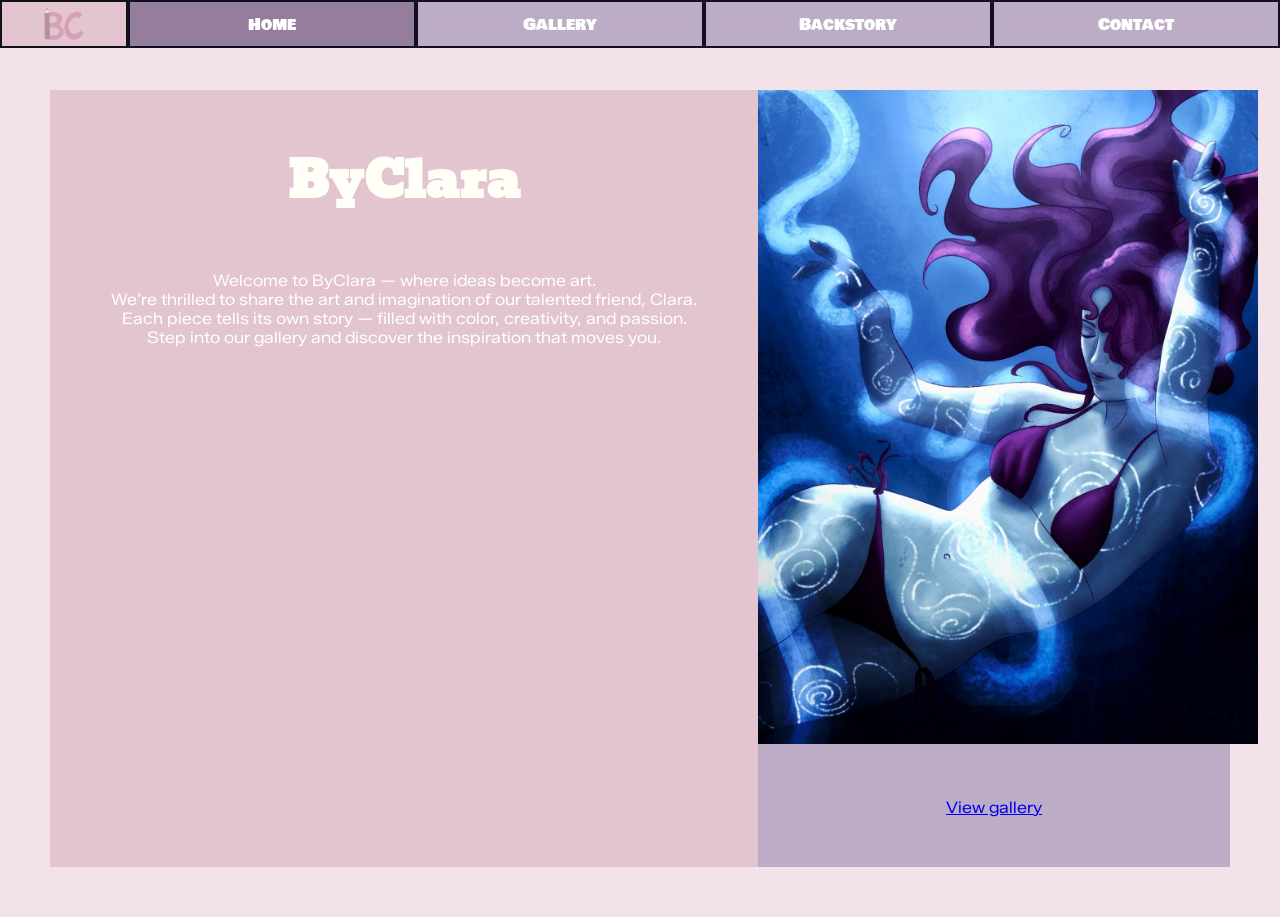
<file: index.html>
<!DOCTYPE html>
<html>

<head>
    <link
        href="https://fonts.googleapis.com/css2?family=Zalando+Sans+SemiExpanded:ital,wght@0,200..900;1,200..900&display=swap"
        rel="stylesheet">
    <link href="https://fonts.googleapis.com/css2?family=Bevan:ital@0;1&display=swap" rel="stylesheet">
    <link href="https://fonts.googleapis.com/css2?family=Bowlby+One+SC&display=swap" rel="stylesheet">
    <link rel="stylesheet" href="byclara.css">
    <title>By Clara</title>
    <link rel="icon" href="images/logo.PNG">
</head>

<body>
    <!--Dit zijn de navigatie tabs.-->
    <nav class="tabs">
        <div class="hlogo">
            <img src="images/logo.PNG" alt="Logo" height="40px">
        </div>
        <a href="index.html" class="link">
            <div class="hsblock">
                Home
            </div>
        </a>
        <a href="Gallery.html" class="link">
            <div class="hblock">
                Gallery
            </div>
        </a>
        <a href="Backstory.html" class="link">
            <div class="hblock">
                Backstory
            </div>
        </a>
        <a href="Contact.html" class="link">
            <div class="hblock">
                Contact
            </div>
        </a>


    </nav>
    <main>
        <!--Dit is de introtekst van de website.-->
        <div class="homepg">
            <div class="byclaradesc">
                <h1>ByClara</h1>
                <p>Welcome to ByClara — where ideas become art.<br>
                    We’re thrilled to share the art and imagination of our talented friend, Clara.<br>
                    Each piece tells its own story — filled with color, creativity, and passion.<br>
                    Step into our gallery and discover the inspiration that moves you.</p>
            </div>
            <!--Dit is een tekening voor de homepagina.-->
            <div class="exmplph">
                <img src="images/img20257.jpg" alt="Art" width="500">
                <p><a href="Gallery.html">View gallery</a></p>
            </div>
    </main>
</body>






</html>
</file>
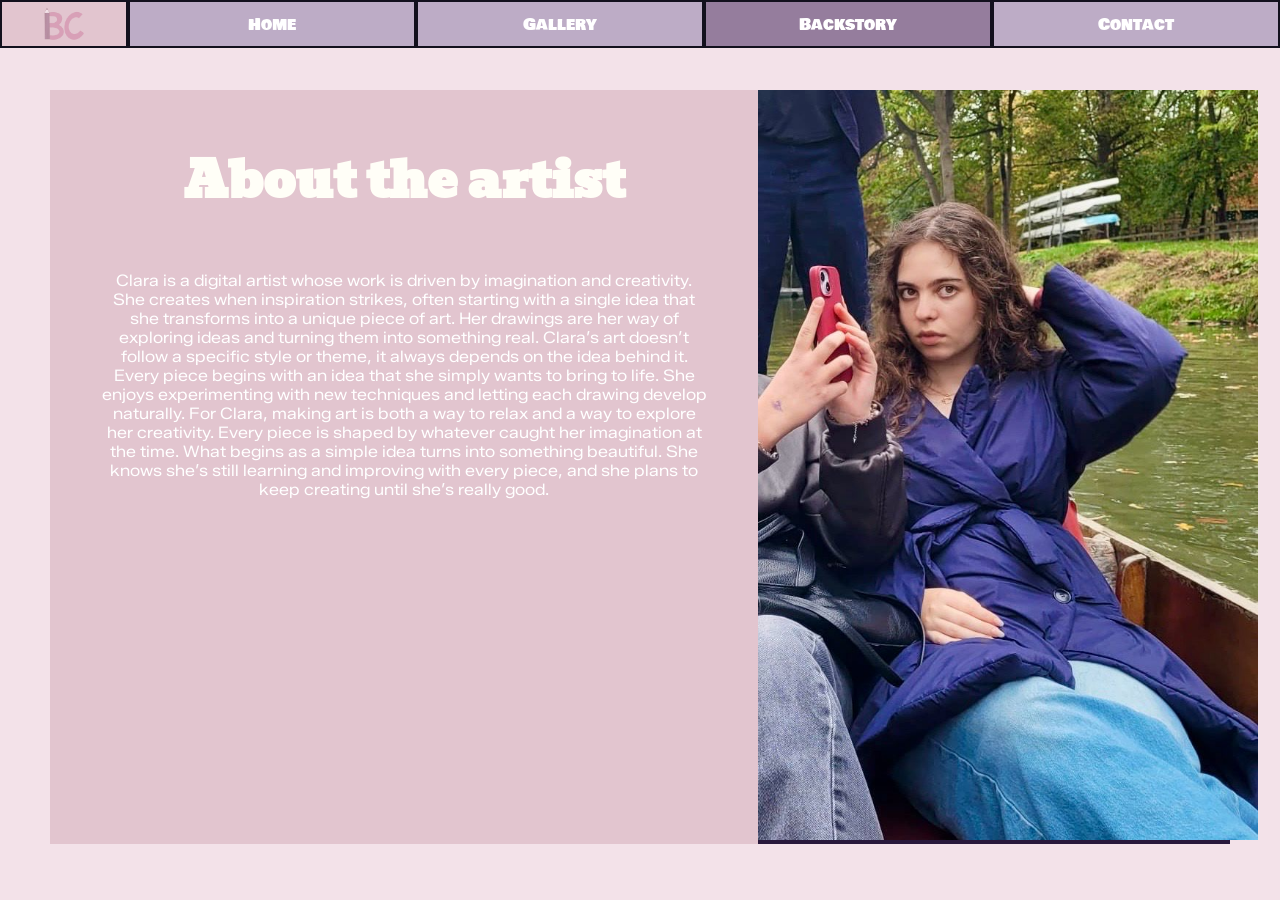
<file: Backstory.html>
<!DOCTYPE html>
<html>

<head>
    <link
        href="https://fonts.googleapis.com/css2?family=Zalando+Sans+SemiExpanded:ital,wght@0,200..900;1,200..900&display=swap"
        rel="stylesheet">
    <link href="https://fonts.googleapis.com/css2?family=Bevan:ital@0;1&display=swap" rel="stylesheet">
    <link href="https://fonts.googleapis.com/css2?family=Bowlby+One+SC&display=swap" rel="stylesheet">
    <link rel="stylesheet" href="byclara.css">
    <title>By Clara Backstory</title>
    <link rel="icon" href="images/logo.PNG">
    <meta charset="UTF-8">
</head>

<body>
    <!--Dit zijn de navigatie tabs.-->
    <nav class="tabs">
        <div class="hlogo">
            <img src="images/logo.PNG" alt="Logo" height="40px">
        </div>
        <a href="index.html" class="link">
            <div class="hblock">
                Home
            </div>
        </a>
        <a href="Gallery.html" class="link">
            <div class="hblock">
                Gallery
            </div>
        </a>
        <a href="Backstory.html" class="link">
            <div class="hsblock">
                Backstory
            </div>
        </a>
        <a href="Contact.html" class="link">
            <div class="hblock">
                Contact
            </div>
        </a>


    </nav>
    <main>
        <!--Dit is de tekst over Clara.-->
        <div class="backstorypg">
            <div class="abtart">
                <h1>About the artist</h1>
                <p>Clara is a digital artist whose work is driven by imagination and creativity. She creates
                    when inspiration strikes, often starting with a single idea that she transforms into a unique
                    piece of art. Her drawings are her way of exploring ideas and turning them into something real.
                    Clara’s art doesn’t follow a specific style or theme, it always depends on the idea behind it.
                    Every piece begins with an idea that she simply wants to bring to life. She enjoys experimenting with
                    new techniques and letting each drawing develop naturally. For Clara, making art is both a way
                    to relax and a way to explore her creativity. Every piece is shaped by whatever caught her
                    imagination at the time. What begins as a simple idea turns into something beautiful. She knows she’s
                    still learning and improving with every piece, and she plans to keep creating until she’s really
                    good.</p>

                </p>
            </div>
            <!--Dit is een foto van Clara.-->
            <div class="abtartph">
                <img src="images/ClaraFoto.JPG" alt="Clara" width="500">
            </div>
        </div>
    </main>

</body>


</html>
</file>
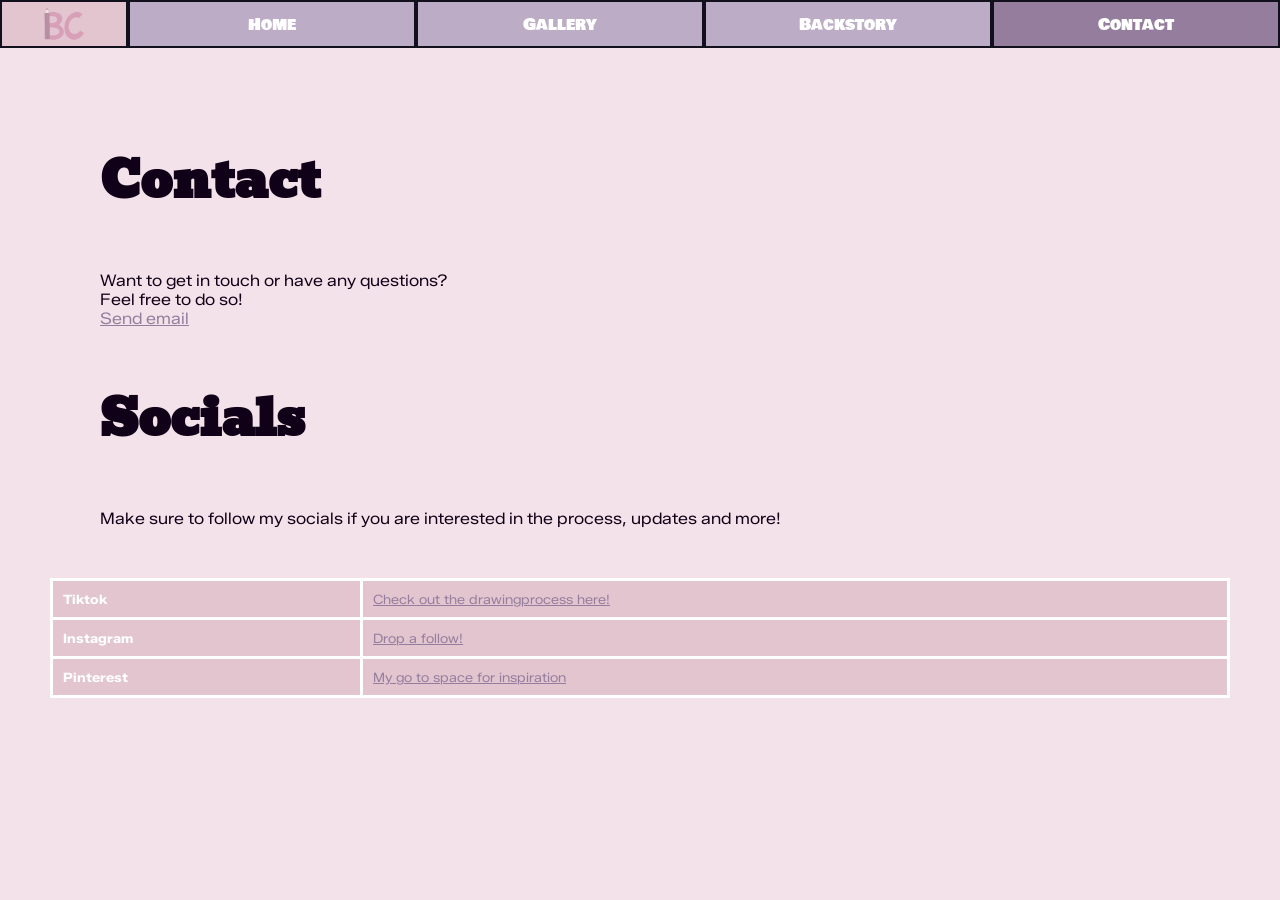
<file: Contact.html>
<!DOCTYPE html>
<html>

<head>
    <link href="https://fonts.googleapis.com/css2?family=Bevan:ital@0;1&display=swap" rel="stylesheet">
    <link
        href="https://fonts.googleapis.com/css2?family=Zalando+Sans+SemiExpanded:ital,wght@0,200..900;1,200..900&display=swap"
        rel="stylesheet">
    <link href="https://fonts.googleapis.com/css2?family=Bowlby+One+SC&display=swap" rel="stylesheet">
    <link rel="stylesheet" href="byclara.css">
    <title>By Clara contact</title>
    <link rel="icon" href="images/logo.PNG">
</head>

<body>
    <!--Dit zijn de navigatie tabs.-->
    <Nav class="tabs">
        <div class="hlogo">
            <img src="images/logo.PNG" alt="Logo" height="40px">
        </div>
        <a href="index.html" class="link">
            <div class="hblock">
                Home
            </div>
        </a>
        <a href="Gallery.html" class="link">
            <div class="hblock">
                Gallery
            </div>
        </a>
        <a href="Backstory.html" class="link">
            <div class="hblock">
                Backstory
            </div>
        </a>
        <a href="Contact.html" class="link">
            <div class="hsblock">
                Contact
            </div>
        </a>


    </Nav>
    <main>
        <h4>Contact</h4>
        <p class="ppur">Want to get in touch or have any questions? <br> Feel free to do so!
        <br>
         <a href="mailto:claracadariu@amsterdams.com" class="linkp">Send email</a>
        </p>
            <h4>Socials</h4>
            <p class="ppur">Make sure to follow my socials if you are interested in the process, updates and more!</p>
            <table>
                <tr>
                    <td class="capttbl">Tiktok</td>
                    <td>
                        <a href="https://www.tiktok.com/@pencil2545" class="linkp">Check out the drawingprocess
                            here!</a>
                    </td>
                </tr>
                <tr>
                    <td class="capttbl">Instagram</td>
                    <td>
                        <a href="https://www.instagram.com/_clara_cdr?igsh=MTk2ZnVxaG41ZmRhaQ==" class="linkp">Drop a
                            follow!</a>
                    </td>
                </tr>
                <tr>
                    <td class="capttbl">Pinterest</td>
                    <td>
                        <a href="https://pin.it/4sOIDyx5r" class="linkp">My go to space for inspiration</a>
                    </td>
                </tr>
            </table>
            <!--Shout out naar Liza & Letizia.-->
    </main>





</body>


</html>
</file>
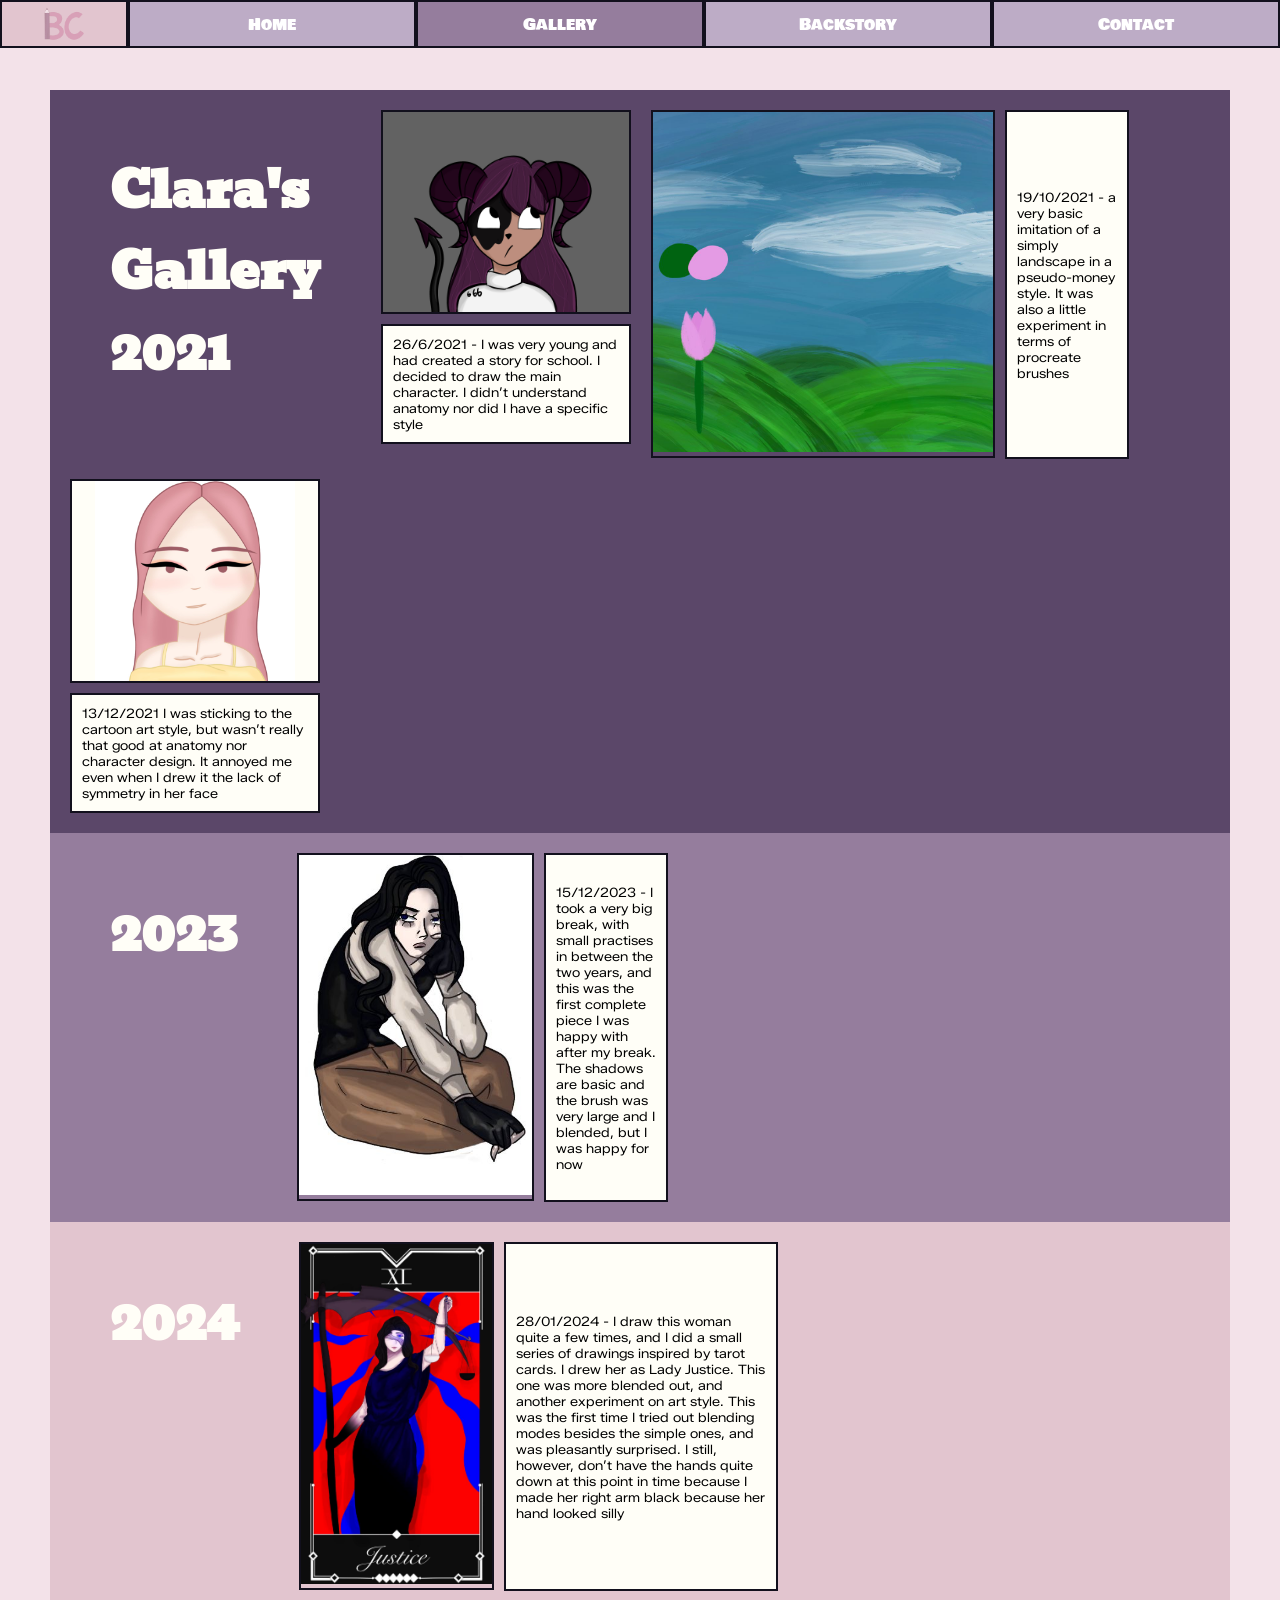
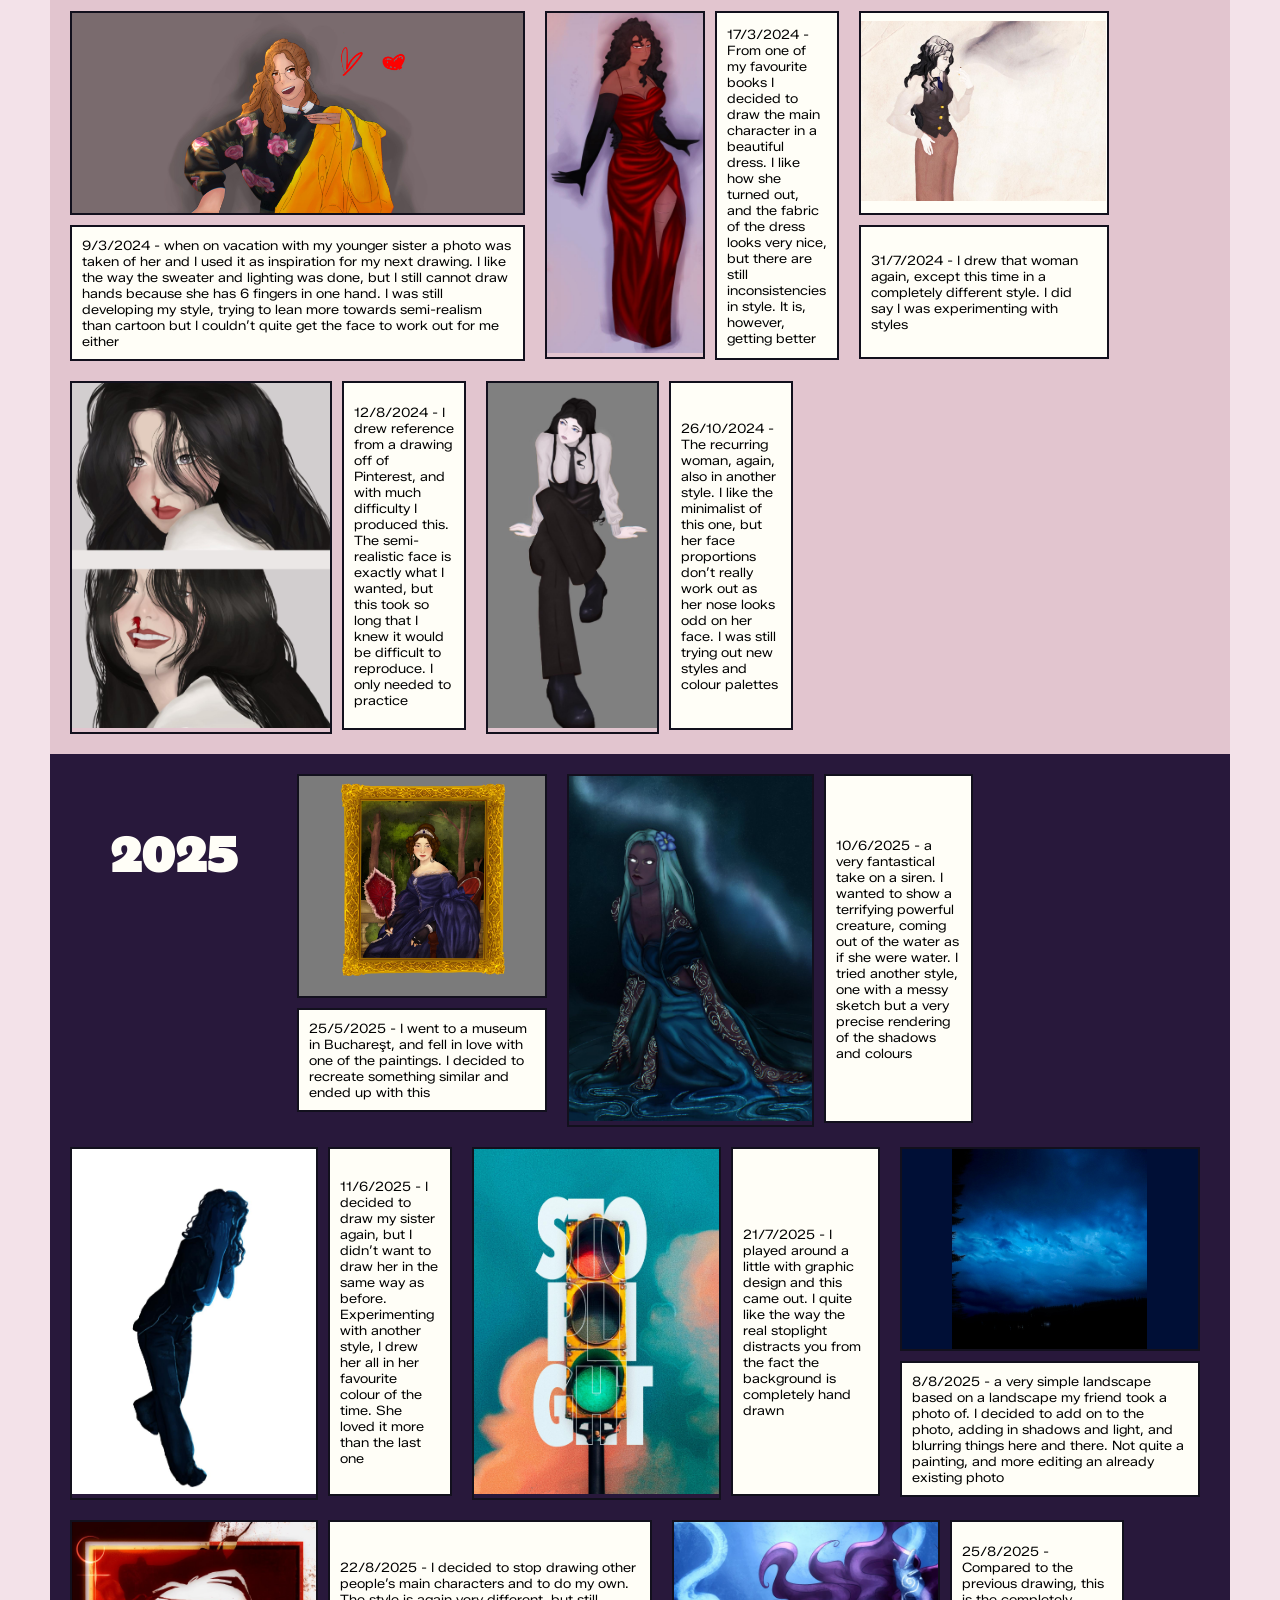
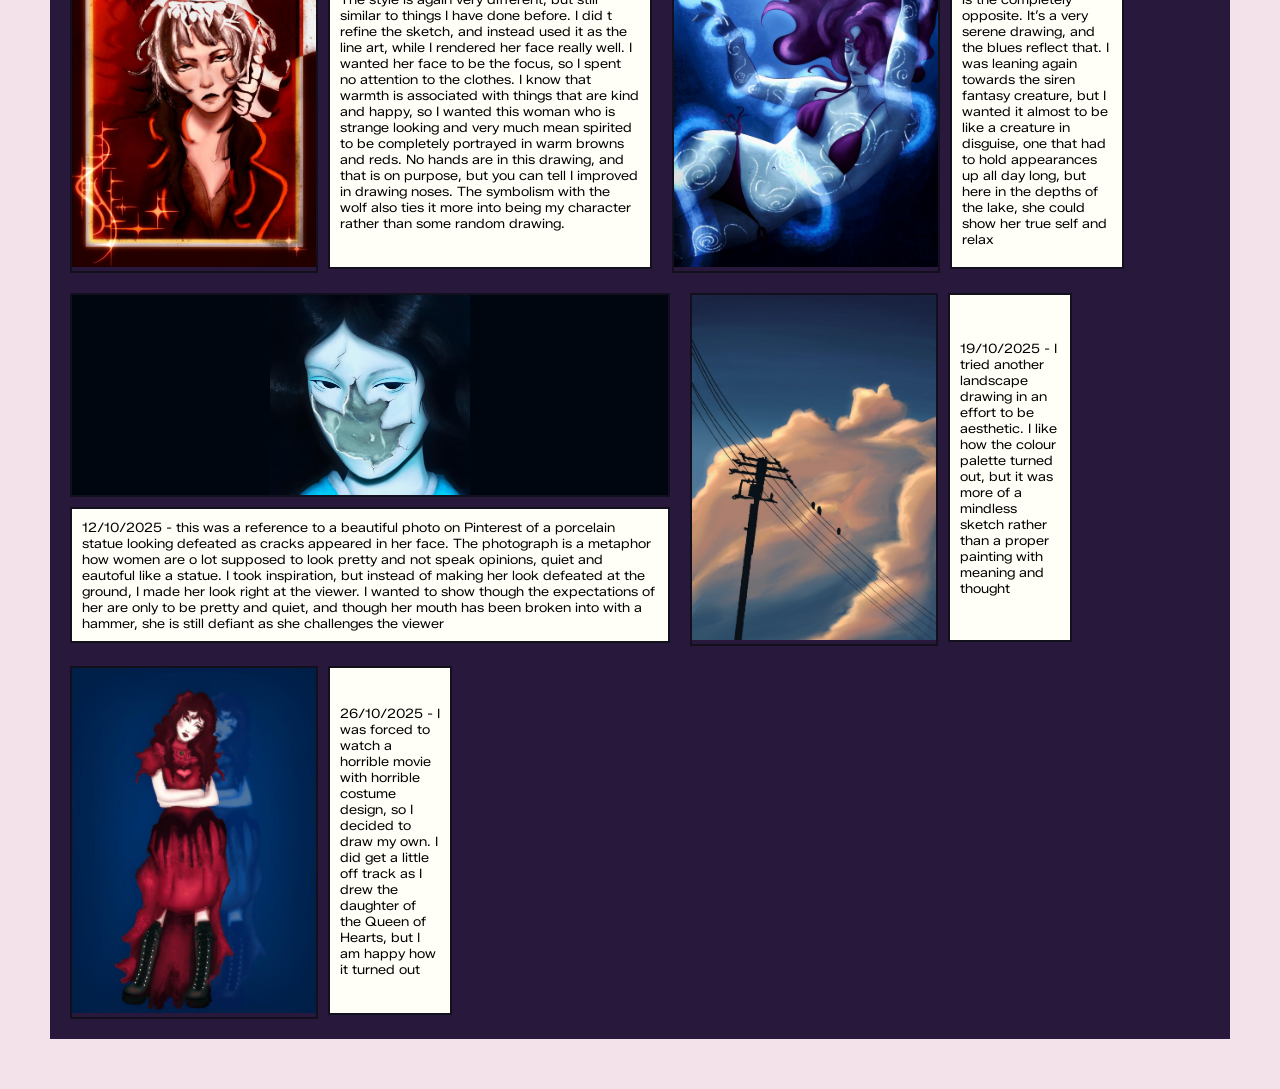
<file: Gallery.html>
<!DOCTYPE html>
<html>

<head>
    <link href="https://fonts.googleapis.com/css2?family=Bevan:ital@0;1&family=Bowlby+One+SC&display=swap"
        rel="stylesheet">
    <link
        href="https://fonts.googleapis.com/css2?family=Zalando+Sans+SemiExpanded:ital,wght@0,200..900;1,200..900&display=swap"
        rel="stylesheet">
    <link href="https://fonts.googleapis.com/css2?family=Bowlby+One+SC&display=swap" rel="stylesheet">
    <link rel="stylesheet" href="byclara.css">
    <title>By Clara gallery</title>
    <link rel="icon" href="images/logo.PNG">
</head>

<body>
    <!--Dit zijn de navigatie tabs.-->
    <nav class="tabs">
        <div class="hlogo">
            <img src="images/logo.PNG" alt="Logo" height="40px">
        </div>
        <a href="index.html" class="link">
            <div class="hblock">
                Home
            </div>
        </a>
        <a href="Gallery.html" class="link">
            <div class="hsblock">
                Gallery
            </div>
        </a>
        <a href="Backstory.html" class="link">
            <div class="hblock">
                Backstory
            </div>
        </a>
        <a href="Contact.html" class="link">
            <div class="hblock">
                Contact
            </div>
        </a>


    </nav>
    <main>

        <div class="album1">
            <h1>Clara's <br> Gallery <br> 2021 </h1>
            <div class="artcell1">



                <div class="artph1" style="background-color: #626262;">
                    <a href="images/img20211.jpg">
                        <img src="images/img20211.jpg" height="200px">
                    </a>

                </div>
                <div class="arttxt1">
                    26/6/2021 - I was very young and had created a story for school. I decided to draw the main
                    character. I didn’t understand anatomy nor did I have a specific style


                </div>
            </div>
            <div class="artcell">


                <div class="artph2">
                    <a href="images/img20212.jpg">
                        <img src="images/img20212.jpg" height="340px">
                    </a>
                </div>
                <div class="arttxt2">
                    19/10/2021 - a very basic imitation of a simply landscape in a pseudo-money style. It was also a
                    little experiment in terms of procreate brushes
                </div>

            </div>
            <div class="artcell1">



                <div class="artph1">
                    <a href="images/img20213.jpg">
                        <img src="images/img20213.jpg" height="200px">
                    </a>
                </div>
                <div class="arttxt1">
                    13/12/2021 I was sticking to the cartoon art style, but wasn’t really that good at anatomy nor
                    character design. It annoyed me even when I drew it the lack of symmetry in her face


                </div>
            </div>




        </div>
        <div class="album2">
            <h1>2023</h1>
            <div class="artcell">


                <div class="artph2">
                    <a href="images/img20231.jpg">
                        <img src="images/img20231.jpg" height="340px">
                    </a>

                </div>
                <div class="arttxt2">
                    15/12/2023 - I took a very big break, with small practises in between the two years, and this was
                    the first complete piece I was happy with after my break. The shadows are basic and the brush was
                    very large and I blended, but I was happy for now

                </div>

            </div>


        </div>
        <div class="album3">
            <h1>2024</h1>
            <div class="artcell">


                <div class="artph2">
                    <a href="images/img20241.jpg">
                        <img src="images/img20241.jpg" height="340px">
                    </a>

                </div>
                <div class="arttxt2" style="width: 250px;">
                    28/01/2024 - I draw this woman quite a few times, and I did a small series of drawings inspired by
                    tarot cards. I drew her as Lady Justice. This one was more blended out, and another experiment on
                    art style. This was the first time I tried out blending modes besides the simple ones, and was
                    pleasantly surprised. I still, however, don’t have the hands quite down at this point in time
                    because I made her right arm black because her hand looked silly
                </div>


            </div>
            <div class="artcell1" style="width: 455px;">



                <div class="artph1" style="background-color: #7a6b6e;">
                    <a href="images/img20242.jpg">
                        <img src="images/img20242.jpg" height="200px">
                    </a>

                </div>
                <div class="arttxt1">
                    9/3/2024 - when on vacation with my younger sister a photo was taken of her and I used it as
                    inspiration for my next drawing. I like the way the sweater and lighting was done, but I still
                    cannot draw hands because she has 6 fingers in one hand. I was still developing my style, trying to
                    lean more towards semi-realism than cartoon but I couldn’t quite get the face to work out for me
                    either



                </div>
            </div>
            <div class="artcell">


                <div class="artph2">
                    <a href="images/img20243.jpg">
                        <img src="images/img20243.jpg" height="340px">
                    </a>

                </div>
                <div class="arttxt2">
                    17/3/2024 - From one of my favourite books I decided to draw the main character in a beautiful
                    dress. I like how she turned out, and the fabric of the dress looks very nice, but there are still
                    inconsistencies in style. It is, however, getting better

                </div>


            </div>
            <div class="artcell1">



                <div class="artph1">
                    <a href="images/img20244.jpg">
                        <img src="images/img20244.jpg" height="180px">
                    </a>

                </div>
                <div class="arttxt1" style="height: 110px;">
                    31/7/2024 - I drew that woman again, except this time in a completely different style. I did say I
                    was experimenting with styles




                </div>
            </div>
            <div class="artcell">


                <div class="artph2">
                    <a href="images/img20245.jpg">
                        <img src="images/img20245.jpg" height="345px">
                    </a>

                </div>
                <div class="arttxt2">
                    12/8/2024 - I drew reference from a drawing off of Pinterest, and with much difficulty I produced
                    this. The semi-realistic face is exactly what I wanted, but this took so long that I knew it would
                    be difficult to reproduce. I only needed to practice

                </div>


            </div>
            <div class="artcell">



                <div class="artph2">
                    <a href="images/img20246.jpg">
                        <img src="images/img20246.jpg" height="345px">
                    </a>

                </div>
                <div class="arttxt2">
                    26/10/2024 - The recurring woman, again, also in another style. I like the minimalist of this one,
                    but her face proportions don’t really work out as her nose looks odd on her face. I was still trying
                    out new styles and colour palettes





                </div>
            </div>


        </div>
        <div class="album4">
            <h1>2025</h1>
            <div class="artcell1">



                <div class="artph1" style="height: 220px; background-color: #7b7b7b;">
                    <a href="images/img20251.jpg">
                        <img src="images/img20251.jpg" height="220px">
                    </a>

                </div>
                <div class="arttxt1">
                    25/5/2025 - I went to a museum in Buchareşt, and fell in love with one of the paintings. I decided
                    to recreate something similar and ended up with this





                </div>
            </div>
            <div class="artcell">



                <div class="artph2">
                    <a href="images/img20252.jpg">
                        <img src="images/img20252.jpg" height="345px">
                    </a>

                </div>
                <div class="arttxt2" style="width: 125px;">
                    10/6/2025 - a very fantastical take on a siren. I wanted to show a terrifying powerful creature,
                    coming out of the water as if she were water. I tried another style, one with a messy sketch but a
                    very precise rendering of the shadows and colours





                </div>

            </div>
            <div class="artcell">



                <div class="artph2">
                    <a href="images/img20253.jpg">
                        <img src="images/img20253.jpg" height="345px">
                    </a>

                </div>
                <div class="arttxt2">
                    11/6/2025 - I decided to draw my sister again, but I didn’t want to draw her in the same way as
                    before. Experimenting with another style, I drew her all in her favourite colour of the time. She
                    loved it more than the last one





                </div>
            </div>
            <div class="artcell">



                <div class="artph2">
                    <a href="images/img20254.jpg">
                        <img src="images/img20254.jpg" height="345px">
                    </a>

                </div>
                <div class="arttxt2" style="width: 125px;">
                    21/7/2025 - I played around a little with graphic design and this came out. I quite like the way the
                    real stoplight distracts you from the fact the background is completely hand drawn






                </div>

            </div>
            <div class="artcell1" style="width: 300px;">



                <div class="artph1" style="background-color: #000f36;">
                    <a href="images/img20255.jpg">
                        <img src="images/img20255.jpg" height="200px">
                    </a>

                </div>
                <div class="arttxt1">
                    8/8/2025 - a very simple landscape based on a landscape my friend took a photo of. I decided to add
                    on to the photo, adding in shadows and light, and blurring things here and there. Not quite a
                    painting, and more editing an already existing photo





                </div>
            </div>
            <div class="artcell">


                <div class="artph2">
                    <a href="images/img20256.jpg">
                        <img src="images/img20256.jpg" height="345px">
                    </a>

                </div>
                <div class="arttxt2" style="width: 300px;">
                    22/8/2025 - I decided to stop drawing other people’s main characters and to do my own. The style is
                    again very different, but still similar to things I have done before. I did t refine the sketch, and
                    instead used it as the line art, while I rendered her face really well. I wanted her face to be the
                    focus, so I spent no attention to the clothes. I know that warmth is associated with things that are
                    kind and happy, so I wanted this woman who is strange looking and very much mean spirited to be
                    completely portrayed in warm browns and reds. No hands are in this drawing, and that is on purpose,
                    but you can tell I improved in drawing noses. The symbolism with the wolf also ties it more into
                    being my character rather than some random drawing.


                </div>


            </div>
            <div class="artcell">



                <div class="artph2">
                    <a href="images/img20257.jpg">
                        <img src="images/img20257.jpg" height="345px">
                    </a>

                </div>
                <div class="arttxt2" style="width: 150px;">
                    25/8/2025 - Compared to the previous drawing, this is the completely opposite. It’s a very serene
                    drawing, and the blues reflect that. I was leaning again towards the siren fantasy creature, but I
                    wanted it almost to be like a creature in disguise, one that had to hold appearances up all day
                    long, but here in the depths of the lake, she could show her true self and relax
                </div>
            </div>
            <div class="artcell1" style="width: 600px;">



                <div class="artph1" style="background-color: #000610;">
                    <a href="images/img20258.jpg">
                        <img src="images/img20258.jpg" height="200px">
                    </a>

                </div>
                <div class="arttxt1">
                    12/10/2025 - this was a reference to a beautiful photo on Pinterest of a porcelain statue looking
                    defeated as cracks appeared in her face. The photograph is a metaphor how women are o lot supposed
                    to look pretty and not speak opinions, quiet and eautoful like a statue. I took inspiration, but
                    instead of making her look defeated at the ground, I made her look right at the viewer. I wanted to
                    show though the expectations of her are only to be pretty and quiet, and though her mouth has been
                    broken into with a hammer, she is still defiant as she challenges the viewer

                </div>
            </div>
            <div class="artcell">



                <div class="artph2">
                    <a href="images/img20259.jpg">
                        <img src="images/img20259.jpg" height="345px">
                    </a>

                </div>
                <div class="arttxt2">
                    19/10/2025 - I tried another landscape drawing in an effort to be aesthetic. I like how the colour
                    palette turned out, but it was more of a mindless sketch rather than a proper painting with meaning
                    and thought

                </div>
            </div>
            <div class="artcell">



                <div class="artph2">
                    <a href="images/img202510.jpg">
                        <img src="images/img202510.jpg" height="345px">
                    </a>

                </div>
                <div class="arttxt2">
                    26/10/2025 - I was forced to watch a horrible movie with horrible costume design, so I decided to
                    draw my own. I did get a little off track as I drew the daughter of the Queen of Hearts, but I am
                    happy how it turned out

                </div>
            </div>





        </div>

    </main>

</body>


</html>
</file>
<file: byclara.css>
body {
  margin: 0px;
  background-color: #F3E2E9;
}

.tabs {
  display: grid;
  height: 40px;
  grid-template-columns: 10% 22.5% 22.5% 22.5% 22.5% 10%;
  text-align: center;
  font-family: "Bowlby One SC", sans-serif;
  font-weight: 400;
  font-style: normal;
}

.hlogo {
  background-color: #E2C5CF;
}

.hsblock {
  background-color: #957D9D
}

.hblock {
  background-color: #BDACC6;
}

.link {
  text-decoration: none;
}

.linkp {
  color: #957D9D;
}

.hblock:hover,
.hsblock:hover {
  background-color: #957D9D;
}

.hlogo,
.hblock,
.hsblock {
  border: 2px solid #12101D;
  color: white;
  display: grid;
  place-items: center;
  height: 100%;
}

h1 {
  color: #FFFEF7;
  margin: 50px;
  font-size: 50px;
  font-family: "Bevan", serif;
}

p {
  color: white;
  margin: 50px;
  font-family: "Zalando Sans SemiExpanded", sans-serif;
  font-size: 16px
}

h4 {
  color: #100018;
  margin: 50px;
  font-size: 50px;
  font-family: "Bevan", serif;
}

.ppur {
  color: #100018;
  margin: 50px;
  font-family: "Zalando Sans SemiExpanded", sans-serif;
  font-size: 16px
}

table {
  width: 100%;
  background-color: #E2C5CF;
  border-collapse: collapse;
  font-family: "Zalando Sans SemiExpanded", sans-serif;
  font-size: 13px
}

td {
  border: 3px solid white;
  padding: 10px;
  color: white;
}

main {
  padding: 50px
}

.album1 {
  background-color: #5B4769;
}

.artcell {
  padding: 0%;
  margin: 10px;
}

.artph1 {
  height: 200px;
  background-color: #FFFEF7;
}

.arttxt1 {
  margin-top: 10px;
}

.artph1,
.arttxt1,
.artph2,
.arttxt2 {
  display: grid;
  place-items: center;
  border: 2px solid #12101D;
}

.artph2 {
  float: left;
  margin-right: 10px;
}

.arttxt2 {
  width: 100px;
  height: 325px;
}

.arttxt1,
.arttxt2 {
  background-color: #FFFEF7;
  padding: 10px;
  font-family: "Zalando Sans SemiExpanded", sans-serif;
  font-size: 13px;
}

.artcell1 {
  width: 250px;
  padding: 0%;
  margin: 10px;
}

.album2 {
  background-color: #957D9D;
}

.album3 {
  background-color: #E2C5CF;
}

.album4 {
  background-color: #28183B;
}

.album1,
.album2,
.album3,
.album4 {
  display: flex;
  flex-wrap: wrap;
  padding: 10px;
}

.capttbl {
  font-weight: bold;
}

.homepg,
.backstorypg {
  display: grid;
  grid-template-columns: 60% 40%;
}

.byclaradesc {
  background-color: #E2C5CF;
  text-align: center;
}

.exmplph {
  background-color: #BDACC6;
  text-align: center;

}

.abtart {
  background-color: #E2C5CF;
  text-align: center;
}

.abtartph {
  background-color: #28183B;
  text-align: center;
}
</file>
